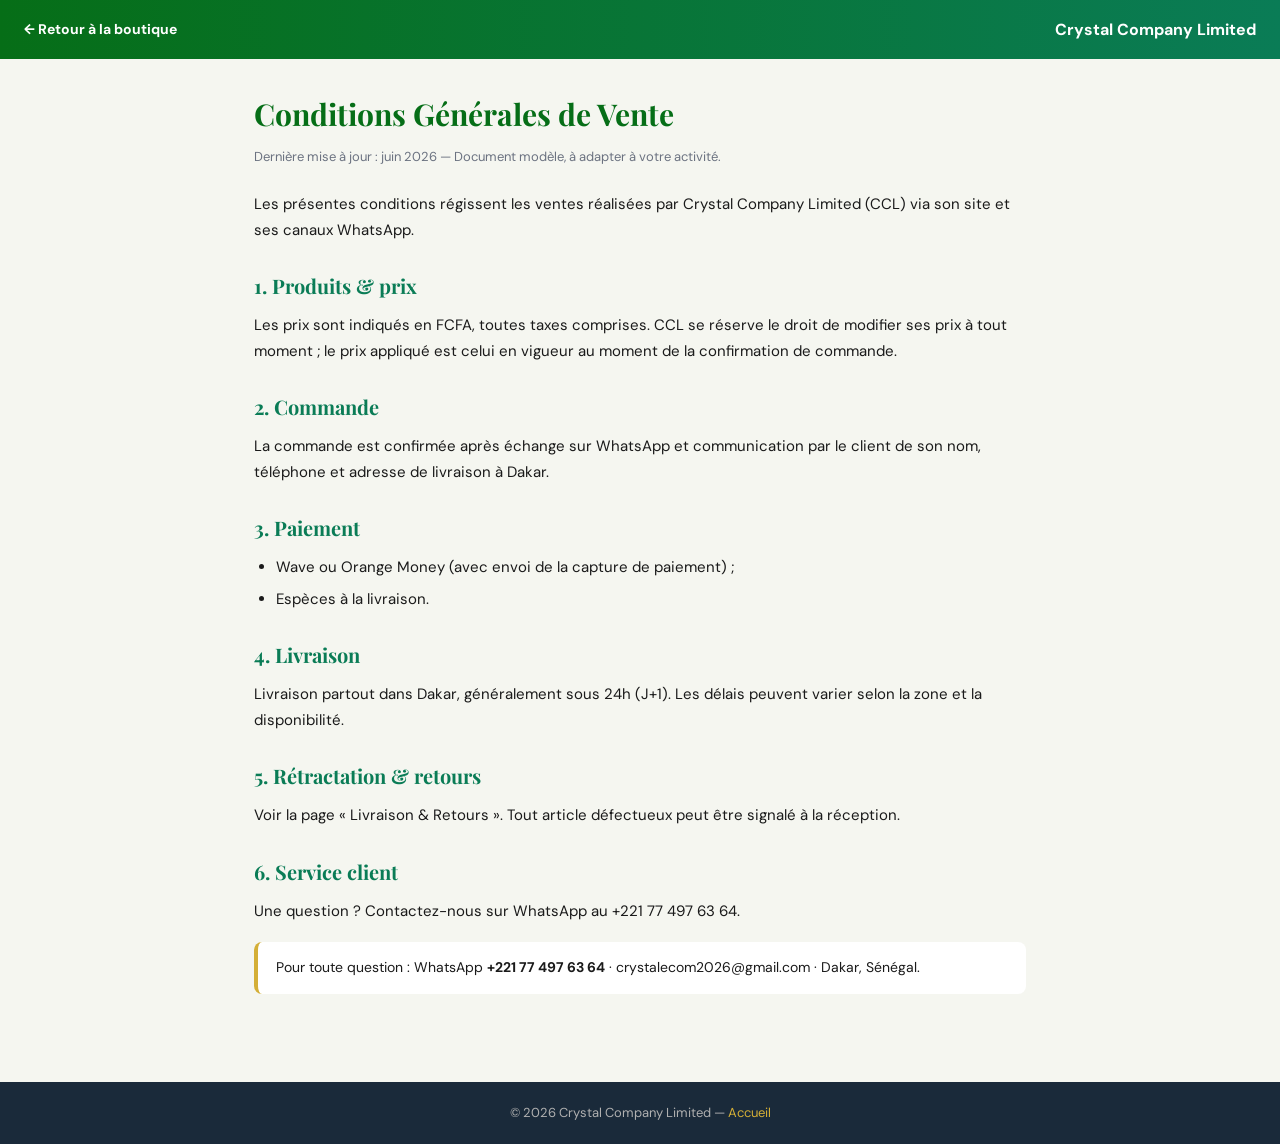
<file: cgv.html>
<!DOCTYPE html>
<html lang="fr">
<head>
<meta charset="UTF-8">
<meta name="viewport" content="width=device-width, initial-scale=1.0">
<title>Conditions Générales de Vente — Crystal Company Limited</title>
<meta name="description" content="Conditions Générales de Vente de Crystal Company Limited, boutique en ligne au Sénégal, livraison à Dakar.">
<link rel="icon" href="ccl-logo.jpg" type="image/jpeg">
<link href="https://fonts.googleapis.com/css2?family=Playfair+Display:wght@700;800&family=DM+Sans:wght@400;500;600;700&display=swap" rel="stylesheet">
<style>
  *{box-sizing:border-box;margin:0;padding:0}
  body{font-family:'DM Sans',sans-serif;color:#1a1a1a;background:#f5f6f0;line-height:1.7}
  .top{background:linear-gradient(90deg,#066e17,#0a7c56);color:#fff;padding:16px 24px;display:flex;align-items:center;gap:14px}
  .top a{color:#fff;text-decoration:none;font-weight:700;font-size:14px;display:inline-flex;align-items:center;gap:6px}
  .top img{height:34px;background:#fff;border-radius:6px;padding:3px 6px}
  .wrap{max-width:820px;margin:0 auto;padding:30px 24px 70px}
  h1{font-family:'Playfair Display',serif;font-size:30px;color:#066e17;margin-bottom:6px}
  .upd{color:#6b7280;font-size:13px;margin-bottom:24px}
  h2{font-family:'Playfair Display',serif;font-size:20px;margin:26px 0 10px;color:#0a7c56}
  p{margin-bottom:12px;font-size:15px}
  ul{margin:0 0 12px 22px}
  li{margin-bottom:6px;font-size:15px}
  .note{background:#fff;border-left:4px solid #D4AF37;padding:14px 18px;border-radius:8px;margin:18px 0;font-size:14px}
  footer{background:#1a2a3a;color:#b0b0b0;text-align:center;padding:20px;font-size:13px}
  footer a{color:#D4AF37;text-decoration:none}
</style>
</head>
<body>
<div class="top">
  <a href="index.html">&#8592; Retour à la boutique</a>
  <strong style="margin-left:auto">Crystal Company Limited</strong>
</div>
<div class="wrap">
<h1>Conditions Générales de Vente</h1>
<p class="upd">Dernière mise à jour : juin 2026 — Document modèle, à adapter à votre activité.</p>

<p>Les présentes conditions régissent les ventes réalisées par Crystal Company Limited (CCL) via son site et ses canaux WhatsApp.</p>
<h2>1. Produits & prix</h2>
<p>Les prix sont indiqués en FCFA, toutes taxes comprises. CCL se réserve le droit de modifier ses prix à tout moment ; le prix appliqué est celui en vigueur au moment de la confirmation de commande.</p>
<h2>2. Commande</h2>
<p>La commande est confirmée après échange sur WhatsApp et communication par le client de son nom, téléphone et adresse de livraison à Dakar.</p>
<h2>3. Paiement</h2>
<ul><li>Wave ou Orange Money (avec envoi de la capture de paiement) ;</li><li>Espèces à la livraison.</li></ul>
<h2>4. Livraison</h2>
<p>Livraison partout dans Dakar, généralement sous 24h (J+1). Les délais peuvent varier selon la zone et la disponibilité.</p>
<h2>5. Rétractation & retours</h2>
<p>Voir la page « Livraison & Retours ». Tout article défectueux peut être signalé à la réception.</p>
<h2>6. Service client</h2>
<p>Une question ? Contactez-nous sur WhatsApp au +221 77 497 63 64.</p>
<div class="note">Pour toute question : WhatsApp <strong>+221 77 497 63 64</strong> &middot; crystalecom2026@gmail.com &middot; Dakar, Sénégal.</div>
</div>
<footer>&copy; 2026 Crystal Company Limited — <a href="index.html">Accueil</a></footer>
</body>
</html>
</file>
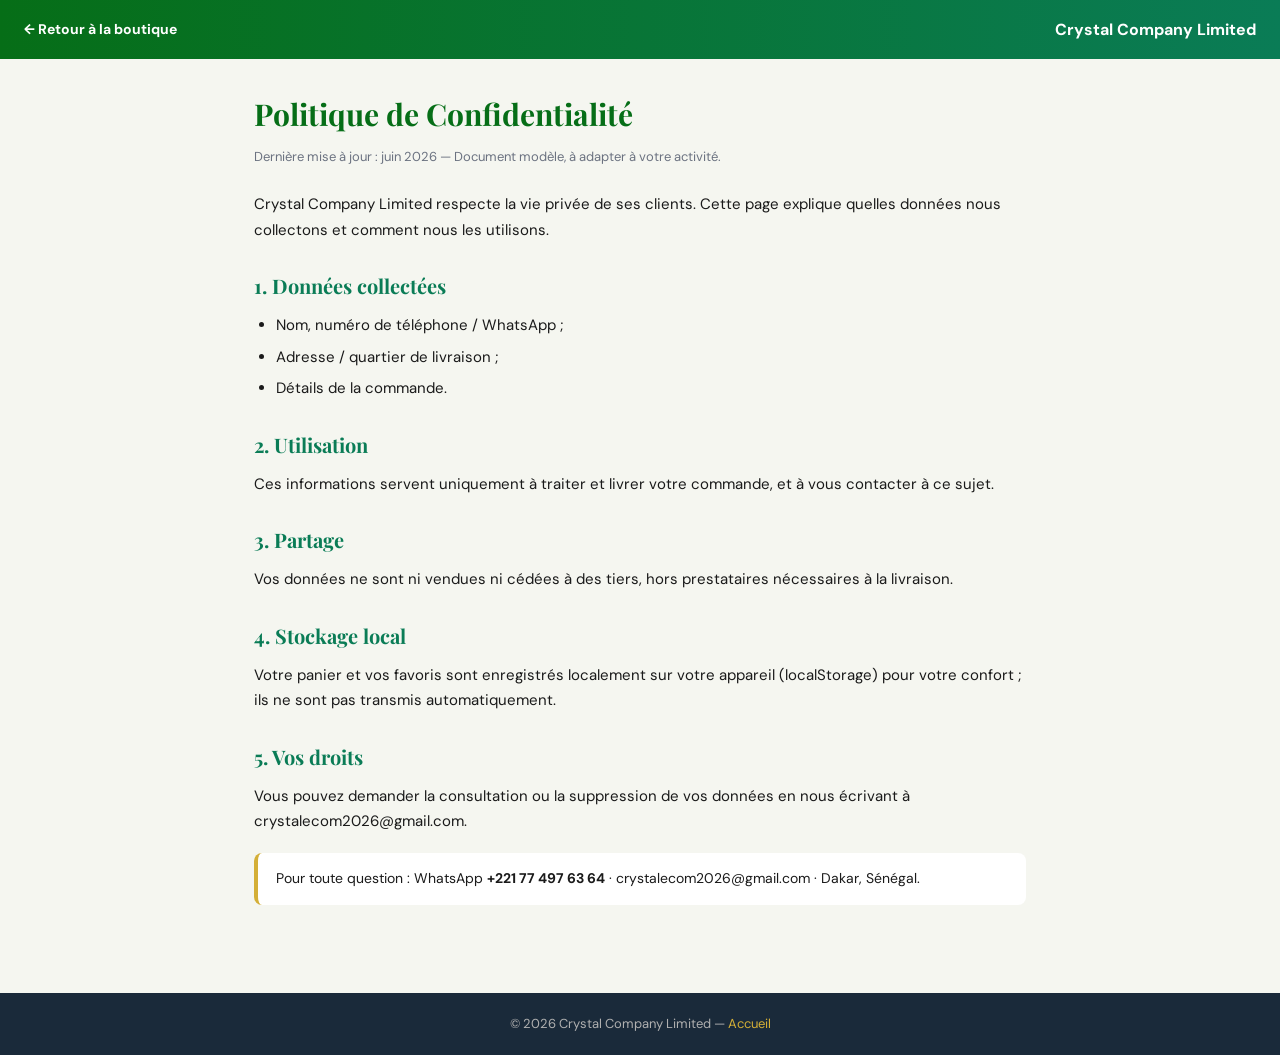
<file: confidentialite.html>
<!DOCTYPE html>
<html lang="fr">
<head>
<meta charset="UTF-8">
<meta name="viewport" content="width=device-width, initial-scale=1.0">
<title>Politique de Confidentialité — Crystal Company Limited</title>
<meta name="description" content="Politique de Confidentialité de Crystal Company Limited, boutique en ligne au Sénégal, livraison à Dakar.">
<link rel="icon" href="ccl-logo.jpg" type="image/jpeg">
<link href="https://fonts.googleapis.com/css2?family=Playfair+Display:wght@700;800&family=DM+Sans:wght@400;500;600;700&display=swap" rel="stylesheet">
<style>
  *{box-sizing:border-box;margin:0;padding:0}
  body{font-family:'DM Sans',sans-serif;color:#1a1a1a;background:#f5f6f0;line-height:1.7}
  .top{background:linear-gradient(90deg,#066e17,#0a7c56);color:#fff;padding:16px 24px;display:flex;align-items:center;gap:14px}
  .top a{color:#fff;text-decoration:none;font-weight:700;font-size:14px;display:inline-flex;align-items:center;gap:6px}
  .top img{height:34px;background:#fff;border-radius:6px;padding:3px 6px}
  .wrap{max-width:820px;margin:0 auto;padding:30px 24px 70px}
  h1{font-family:'Playfair Display',serif;font-size:30px;color:#066e17;margin-bottom:6px}
  .upd{color:#6b7280;font-size:13px;margin-bottom:24px}
  h2{font-family:'Playfair Display',serif;font-size:20px;margin:26px 0 10px;color:#0a7c56}
  p{margin-bottom:12px;font-size:15px}
  ul{margin:0 0 12px 22px}
  li{margin-bottom:6px;font-size:15px}
  .note{background:#fff;border-left:4px solid #D4AF37;padding:14px 18px;border-radius:8px;margin:18px 0;font-size:14px}
  footer{background:#1a2a3a;color:#b0b0b0;text-align:center;padding:20px;font-size:13px}
  footer a{color:#D4AF37;text-decoration:none}
</style>
</head>
<body>
<div class="top">
  <a href="index.html">&#8592; Retour à la boutique</a>
  <strong style="margin-left:auto">Crystal Company Limited</strong>
</div>
<div class="wrap">
<h1>Politique de Confidentialité</h1>
<p class="upd">Dernière mise à jour : juin 2026 — Document modèle, à adapter à votre activité.</p>

<p>Crystal Company Limited respecte la vie privée de ses clients. Cette page explique quelles données nous collectons et comment nous les utilisons.</p>
<h2>1. Données collectées</h2>
<ul><li>Nom, numéro de téléphone / WhatsApp ;</li><li>Adresse / quartier de livraison ;</li><li>Détails de la commande.</li></ul>
<h2>2. Utilisation</h2>
<p>Ces informations servent uniquement à traiter et livrer votre commande, et à vous contacter à ce sujet.</p>
<h2>3. Partage</h2>
<p>Vos données ne sont ni vendues ni cédées à des tiers, hors prestataires nécessaires à la livraison.</p>
<h2>4. Stockage local</h2>
<p>Votre panier et vos favoris sont enregistrés localement sur votre appareil (localStorage) pour votre confort ; ils ne sont pas transmis automatiquement.</p>
<h2>5. Vos droits</h2>
<p>Vous pouvez demander la consultation ou la suppression de vos données en nous écrivant à crystalecom2026@gmail.com.</p>
<div class="note">Pour toute question : WhatsApp <strong>+221 77 497 63 64</strong> &middot; crystalecom2026@gmail.com &middot; Dakar, Sénégal.</div>
</div>
<footer>&copy; 2026 Crystal Company Limited — <a href="index.html">Accueil</a></footer>
</body>
</html>
</file>
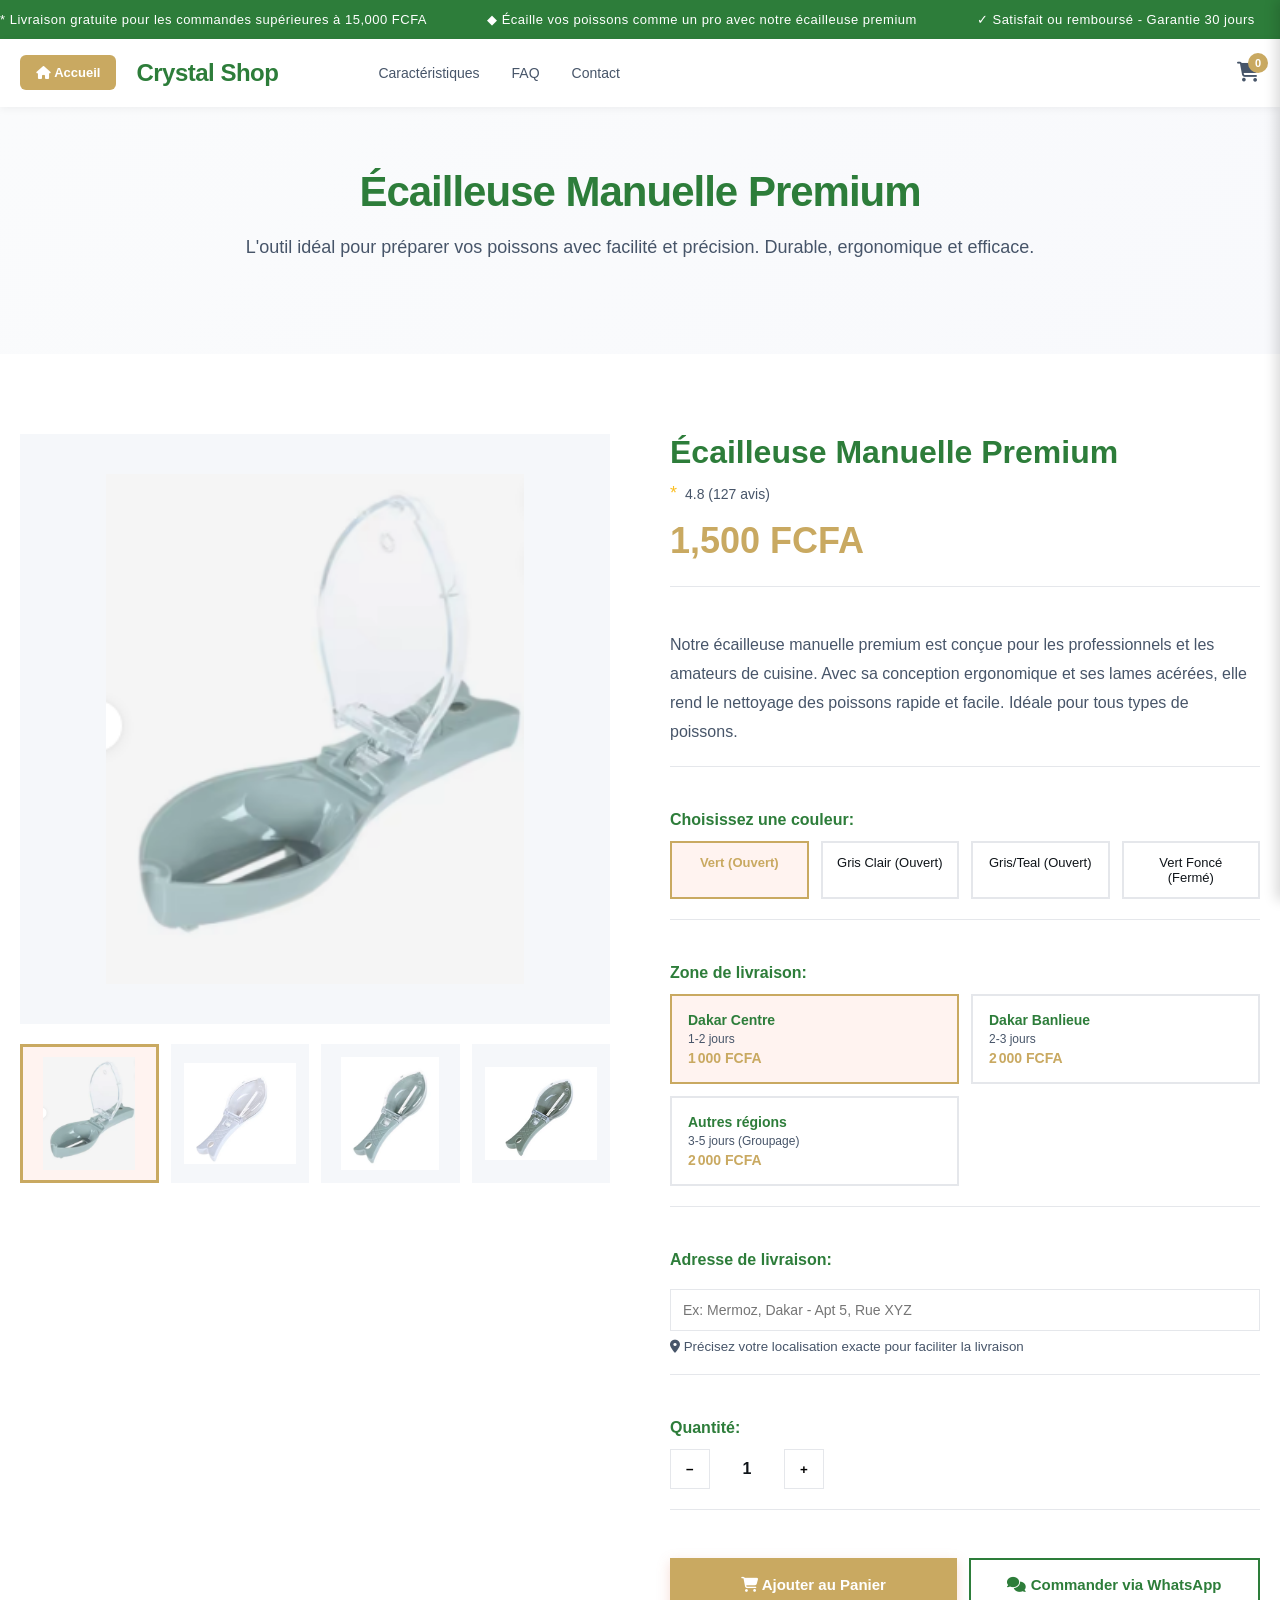
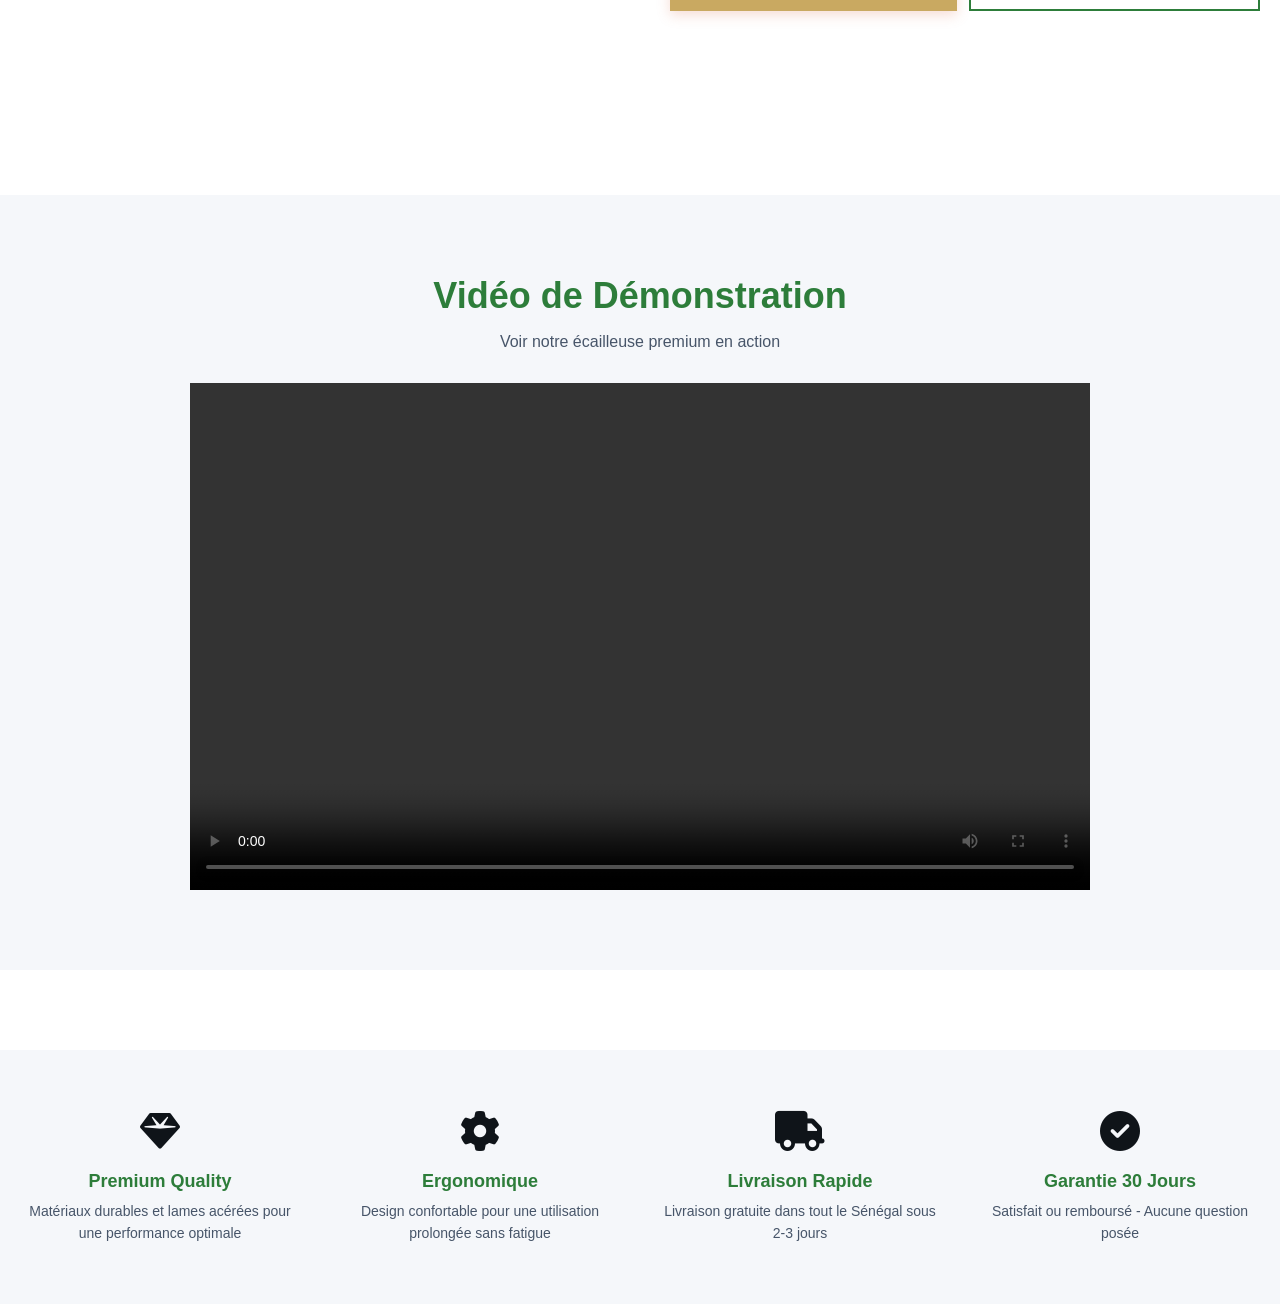
<file: ecailleuse.html>
<!DOCTYPE html>
<html lang="fr">
<head>
    <meta charset="UTF-8">
    <meta name="viewport" content="width=device-width, initial-scale=1.0">
    <title>Crystal Shop - Écailleuse Manuelle Premium</title>
    <!-- Font Awesome Icons -->
    <link rel="stylesheet" href="https://cdnjs.cloudflare.com/ajax/libs/font-awesome/6.4.0/css/all.min.css">
    <style>
        * {
            margin: 0;
            padding: 0;
            box-sizing: border-box;
        }

        :root {
            --primary-blue: #2d7d3a;
            --light-blue: #f0f8f3;
            --accent-orange: #c9a961;
            --dark-gray: #0f1419;
            --light-gray: #fafbfc;
            --border-gray: transparent;
            --text-gray: #475569;
            --success-green: #2d7d3a;
        }

        body {
            font-family: -apple-system, BlinkMacSystemFont, 'Segoe UI', Roboto, Oxygen, Ubuntu, Cantarell, sans-serif;
            color: var(--dark-gray);
            background: #ffffff;
            overflow-x: hidden;
            position: relative;
        }

        body::before {
            content: '';
            position: fixed;
            top: 0;
            left: 0;
            right: 0;
            bottom: 0;
            background: none;
            opacity: 0.03;
            pointer-events: none;
            z-index: 0;
        }

        /* Barre promotionnelle défilante */
        .promo-bar {
            background: var(--primary-blue);
            color: white;
            padding: 12px 0;
            overflow: hidden;
            font-size: 13px;
            letter-spacing: 0.5px;
        }

        .promo-content {
            display: flex;
            animation: scroll-marquee 20s linear infinite;
            white-space: nowrap;
        }

        @keyframes scroll-marquee {
            0% { transform: translateX(100%); }
            100% { transform: translateX(-100%); }
        }

        .promo-item {
            margin-right: 60px;
            font-weight: 500;
        }

        /* Header sticky */
        header {
            position: sticky;
            top: 0;
            background: white;
            border-bottom: 1px solid var(--border-gray);
            z-index: 101;
            box-shadow: 0 2px 8px rgba(0,0,0,0.05);
        }

        .header-content {
            max-width: 1400px;
            margin: 0 auto;
            padding: 16px 20px;
            display: flex;
            justify-content: space-between;
            align-items: center;
            gap: 20px;
        }

        .back-home-btn {
            background: var(--accent-orange);
            color: white;
            padding: 10px 16px;
            border-radius: 6px;
            text-decoration: none;
            font-size: 13px;
            font-weight: 600;
            border: none;
            cursor: pointer;
            transition: all 0.3s ease;
            white-space: nowrap;
        }

        .back-home-btn:hover {
            background: #ff5a22;
            transform: translateY(-2px);
            box-shadow: 0 4px 12px rgba(224, 120, 86, 0.25);
        }

        .logo {
            font-size: 24px;
            font-weight: 700;
            color: var(--primary-blue);
            text-decoration: none;
            letter-spacing: -0.5px;
        }

        nav {
            display: flex;
            gap: 32px;
            flex: 1;
            margin-left: 80px;
        }

        nav a {
            color: var(--text-gray);
            text-decoration: none;
            font-size: 14px;
            font-weight: 500;
            transition: color 0.2s;
        }

        nav a:hover {
            color: var(--accent-orange);
        }

        .header-icons {
            display: flex;
            gap: 24px;
            align-items: center;
        }

        .icon-btn {
            background: none;
            border: none;
            cursor: pointer;
            color: var(--text-gray);
            font-size: 20px;
            transition: color 0.2s;
            position: relative;
        }

        .icon-btn:hover {
            color: var(--accent-orange);
        }

        .cart-count {
            position: absolute;
            top: -8px;
            right: -8px;
            background: var(--accent-orange);
            color: white;
            border-radius: 50%;
            width: 20px;
            height: 20px;
            display: flex;
            align-items: center;
            justify-content: center;
            font-size: 11px;
            font-weight: 700;
        }

        /* Hero section */
        .hero {
            background: linear-gradient(135deg, var(--light-gray) 0%, #f8f9fc 100%);
            padding: 60px 20px;
            text-align: center;
            position: relative;
            z-index: 1;
        }

        .hero-content {
            max-width: 800px;
            margin: 0 auto;
        }

        .hero h1 {
            font-size: 42px;
            font-weight: 700;
            color: var(--primary-blue);
            margin-bottom: 16px;
            line-height: 1.2;
            letter-spacing: -1px;
        }

        .hero p {
            font-size: 18px;
            color: var(--text-gray);
            margin-bottom: 32px;
            line-height: 1.6;
        }

        /* Single Product Section */
        .product-section {
            max-width: 1400px;
            margin: 0 auto;
            padding: 80px 20px;
            position: relative;
            z-index: 1;
        }

        .product-layout {
            display: grid;
            grid-template-columns: 1fr 1fr;
            gap: 60px;
            align-items: start;
        }

        /* Image Gallery */
        .gallery-container {
            display: flex;
            flex-direction: column;
            gap: 20px;
        }

        .main-image-wrapper {
            background: #f5f7fa;
            border-radius: 0;
            overflow: hidden;
            aspect-ratio: 1;
            display: flex;
            align-items: center;
            justify-content: center;
            position: relative;
        }

        .main-image-wrapper img {
            width: 100%;
            height: 100%;
            object-fit: contain;
            padding: 40px;
            transition: transform 0.3s ease;
        }

        .main-image-wrapper img:hover {
            transform: scale(1.05);
        }

        .gallery-thumbnails {
            display: grid;
            grid-template-columns: repeat(4, 1fr);
            gap: 12px;
        }

        .thumbnail {
            background: #f5f7fa;
            border-radius: 0;
            cursor: pointer;
            border: 3px solid transparent;
            overflow: hidden;
            aspect-ratio: 1;
            display: flex;
            align-items: center;
            justify-content: center;
            transition: all 0.3s ease;
        }

        .thumbnail img {
            width: 100%;
            height: 100%;
            object-fit: contain;
            padding: 10px;
        }

        .thumbnail:hover {
            border-color: var(--accent-orange);
            background: #f0f2f5;
        }

        .thumbnail.active {
            border-color: var(--accent-orange);
            background: #fff3f0;
        }

        /* Product Info */
        .product-info {
            display: flex;
            flex-direction: column;
            gap: 24px;
        }

        .product-header {
            border-bottom: 1px solid #e5e7eb;
            padding-bottom: 24px;
        }

        .product-title {
            font-size: 32px;
            font-weight: 700;
            color: var(--primary-blue);
            margin-bottom: 12px;
        }

        .product-rating {
            display: flex;
            align-items: center;
            gap: 8px;
            color: var(--text-gray);
            font-size: 14px;
        }

        .product-rating span {
            color: #fbbf24;
            font-size: 18px;
        }

        .product-price {
            font-size: 36px;
            font-weight: 700;
            color: var(--accent-orange);
            margin-top: 16px;
        }

        .product-description {
            font-size: 16px;
            color: var(--text-gray);
            line-height: 1.8;
            padding: 20px 0;
            border-bottom: 1px solid #e5e7eb;
        }

        /* Color Selection */
        .color-section {
            padding: 20px 0;
            border-bottom: 1px solid #e5e7eb;
        }

        .section-label {
            font-weight: 600;
            color: var(--primary-blue);
            margin-bottom: 12px;
            display: block;
        }

        .color-options {
            display: grid;
            grid-template-columns: repeat(4, 1fr);
            gap: 12px;
        }

        .color-option {
            padding: 12px;
            border: 2px solid #e5e7eb;
            border-radius: 0;
            cursor: pointer;
            text-align: center;
            font-size: 13px;
            transition: all 0.3s ease;
            background: white;
        }

        .color-option:hover {
            border-color: var(--accent-orange);
            background: #f5f7fa;
        }

        .color-option.active {
            border-color: var(--accent-orange);
            background: #fff3f0;
            color: var(--accent-orange);
            font-weight: 600;
        }

        /* Shipping Zone */
        .shipping-section {
            padding: 20px 0;
            border-bottom: 1px solid #e5e7eb;
        }

        .zone-options {
            display: grid;
            grid-template-columns: 1fr 1fr;
            gap: 12px;
            margin-top: 12px;
        }

        .zone-option {
            padding: 16px;
            border: 2px solid #e5e7eb;
            border-radius: 0;
            cursor: pointer;
            transition: all 0.3s ease;
            background: white;
        }

        .zone-option:hover {
            border-color: var(--accent-orange);
            background: #f5f7fa;
        }

        .zone-option.active {
            border-color: var(--accent-orange);
            background: #fff3f0;
        }

        .zone-label {
            font-weight: 600;
            color: var(--primary-blue);
            font-size: 14px;
            margin-bottom: 4px;
        }

        .zone-time {
            font-size: 12px;
            color: var(--text-gray);
        }

        .zone-fee {
            font-weight: 600;
            color: var(--accent-orange);
            font-size: 14px;
            margin-top: 4px;
        }

        /* Address Section */
        .address-section {
            padding: 20px 0;
            border-bottom: 1px solid #e5e7eb;
        }

        .address-input {
            width: 100%;
            padding: 12px;
            border: 1px solid #e5e7eb;
            border-radius: 0;
            font-size: 14px;
            font-family: inherit;
            transition: all 0.3s ease;
            margin-top: 8px;
        }

        .address-input:focus {
            outline: none;
            border-color: var(--accent-orange);
            box-shadow: 0 0 0 3px rgba(224, 120, 86, 0.1);
        }

        /* Quantity */
        .quantity-section {
            padding: 20px 0;
            border-bottom: 1px solid #e5e7eb;
        }

        .quantity-input {
            display: flex;
            align-items: center;
            gap: 12px;
            margin-top: 12px;
        }

        .qty-btn {
            width: 40px;
            height: 40px;
            border: 1px solid #e5e7eb;
            background: white;
            border-radius: 0;
            cursor: pointer;
            font-weight: 600;
            transition: all 0.3s ease;
        }

        .qty-btn:hover {
            background: var(--light-blue);
            border-color: var(--accent-orange);
        }

        .qty-display {
            min-width: 50px;
            text-align: center;
            font-weight: 600;
        }

        /* Action Buttons */
        .product-actions {
            display: flex;
            gap: 12px;
            padding: 24px 0;
        }

        .btn-primary {
            flex: 1;
            padding: 16px;
            background: var(--accent-orange);
            color: white;
            border: none;
            border-radius: 0;
            font-weight: 600;
            font-size: 15px;
            cursor: pointer;
            transition: all 0.3s ease;
            box-shadow: 0 4px 12px rgba(224, 120, 86, 0.25);
        }

        .btn-primary:hover {
            background: #ff5a22;
            transform: translateY(-2px);
            box-shadow: 0 6px 16px rgba(224, 120, 86, 0.35);
        }

        .btn-secondary {
            flex: 1;
            padding: 16px;
            background: white;
            color: var(--primary-blue);
            border: 2px solid var(--primary-blue);
            border-radius: 0;
            font-weight: 600;
            font-size: 15px;
            cursor: pointer;
            transition: all 0.3s ease;
        }

        .btn-secondary:hover {
            background: var(--light-blue);
        }

        /* Features Section */
        .features-section {
            background: #f5f7fa;
            padding: 60px 20px;
            margin-top: 80px;
            position: relative;
            z-index: 1;
        }

        .features-container {
            max-width: 1400px;
            margin: 0 auto;
            display: grid;
            grid-template-columns: repeat(auto-fit, minmax(250px, 1fr));
            gap: 40px;
        }

        .feature-item {
            text-align: center;
        }

        .feature-icon {
            font-size: 40px;
            margin-bottom: 16px;
        }

        .feature-title {
            font-size: 18px;
            font-weight: 600;
            color: var(--primary-blue);
            margin-bottom: 8px;
        }

        .feature-text {
            color: var(--text-gray);
            font-size: 14px;
            line-height: 1.6;
        }

        /* Cart Drawer */
        .cart-drawer {
            position: fixed;
            right: -450px;
            top: 0;
            width: 450px;
            height: 100vh;
            background: white;
            box-shadow: -4px 0 12px rgba(0,0,0,0.15);
            z-index: 1000;
            display: flex;
            flex-direction: column;
            transition: right 0.3s ease;
            overflow-y: auto;
        }

        .cart-drawer.open {
            right: 0;
        }

        .cart-header {
            padding: 24px;
            border-bottom: 1px solid #e5e7eb;
            display: flex;
            justify-content: space-between;
            align-items: center;
            font-size: 20px;
            font-weight: 700;
        }

        .cart-close {
            background: none;
            border: none;
            font-size: 24px;
            cursor: pointer;
        }

        .cart-items {
            flex: 1;
            overflow-y: auto;
            padding: 24px;
        }

        .cart-empty {
            text-align: center;
            color: var(--text-gray);
            padding: 40px 20px;
        }

        .cart-item {
            display: flex;
            gap: 16px;
            margin-bottom: 20px;
            padding-bottom: 20px;
            border-bottom: 1px solid #e5e7eb;
        }

        .cart-item-image {
            width: 80px;
            height: 80px;
            background: #f5f7fa;
            border-radius: 0;
            overflow: hidden;
            flex-shrink: 0;
        }

        .cart-item-image img {
            width: 100%;
            height: 100%;
            object-fit: contain;
            padding: 8px;
        }

        .cart-item-details {
            flex: 1;
        }

        .cart-item-name {
            font-weight: 600;
            margin-bottom: 8px;
        }

        .cart-item-price {
            color: var(--accent-orange);
            font-weight: 600;
        }

        .cart-item-remove {
            background: none;
            border: none;
            color: #ef4444;
            cursor: pointer;
            font-size: 18px;
            padding: 0;
        }

        .cart-footer {
            padding: 24px;
            border-top: 1px solid #e5e7eb;
            display: flex;
            flex-direction: column;
            gap: 12px;
        }

        .cart-total {
            display: flex;
            justify-content: space-between;
            align-items: center;
            font-size: 18px;
            font-weight: 700;
            margin-bottom: 12px;
        }

        .btn-checkout {
            padding: 16px;
            background: var(--success-green);
            color: white;
            border: none;
            border-radius: 0;
            font-weight: 600;
            cursor: pointer;
            transition: all 0.3s ease;
            margin-bottom: 8px;
        }

        .btn-checkout:hover {
            background: #3d8b5e;
            transform: translateY(-2px);
        }

        .btn-wave {
            padding: 16px;
            background: #3560d9;
            color: white;
            border: none;
            border-radius: 0;
            font-weight: 600;
            cursor: pointer;
            transition: all 0.3s ease;
            margin-bottom: 8px;
        }

        .btn-wave:hover {
            background: #2546b0;
        }

        .btn-orange {
            padding: 16px;
            background: #ff9800;
            color: white;
            border: none;
            border-radius: 0;
            font-weight: 600;
            cursor: pointer;
            transition: all 0.3s ease;
        }

        .btn-orange:hover {
            background: #f57c00;
        }

        /* Product Modal */
        .product-modal {
            display: none;
            position: fixed;
            top: 0;
            left: 0;
            width: 100%;
            height: 100%;
            background: rgba(0,0,0,0.5);
            z-index: 999;
            align-items: center;
            justify-content: center;
        }

        .product-modal.open {
            display: flex;
        }

        .modal-content {
            background: white;
            border-radius: 0;
            max-width: 500px;
            padding: 40px;
            position: relative;
            max-height: 90vh;
            overflow-y: auto;
        }

        .modal-close {
            position: absolute;
            top: 20px;
            right: 20px;
            background: none;
            border: none;
            font-size: 28px;
            cursor: pointer;
        }

        /* Toast */
        .toast {
            position: fixed;
            bottom: 20px;
            right: 20px;
            background: var(--success-green);
            color: white;
            padding: 16px 24px;
            border-radius: 0;
            box-shadow: 0 4px 12px rgba(0,0,0,0.15);
            display: flex;
            align-items: center;
            gap: 12px;
            animation: slideInRight 0.3s ease;
            z-index: 2000;
        }

        @keyframes slideInRight {
            from {
                transform: translateX(400px);
                opacity: 0;
            }
            to {
                transform: translateX(0);
                opacity: 1;
            }
        }

        /* Dynamic Animations */
        @keyframes slideUp {
            from {
                transform: translateY(60px);
                opacity: 0;
            }
            to {
                transform: translateY(0);
                opacity: 1;
            }
        }

        @keyframes slideDown {
            from {
                transform: translateY(-60px);
                opacity: 0;
            }
            to {
                transform: translateY(0);
                opacity: 1;
            }
        }

        @keyframes fadeInScale {
            from {
                transform: scale(0.95);
                opacity: 0;
            }
            to {
                transform: scale(1);
                opacity: 1;
            }
        }

        .gallery-container {
            animation: slideUp 0.8s ease-out;
        }

        .product-info {
            animation: slideDown 0.8s ease-out;
        }

        .hero {
            animation: fadeInScale 0.8s ease-out;
        }

        .feature-item {
            animation: slideUp 0.8s ease-out;
            animation-fill-mode: both;
        }

        .feature-item:nth-child(1) { animation-delay: 0.1s; }
        .feature-item:nth-child(2) { animation-delay: 0.2s; }
        .feature-item:nth-child(3) { animation-delay: 0.3s; }
        .feature-item:nth-child(4) { animation-delay: 0.4s; }

        /* Video Demo Section */
        .video-section {
            max-width: 1400px;
            margin: 80px auto 0;
            padding: 80px 20px;
            background: #f5f7fa;
            position: relative;
            z-index: 1;
        }

        .video-container {
            max-width: 900px;
            margin: 0 auto;
        }

        .video-title {
            font-size: 36px;
            font-weight: 700;
            color: var(--primary-blue);
            margin-bottom: 16px;
            text-align: center;
        }

        .video-subtitle {
            font-size: 16px;
            color: var(--text-gray);
            margin-bottom: 32px;
            text-align: center;
        }

        .video-wrapper {
            position: relative;
            width: 100%;
            aspect-ratio: 16 / 9;
            background: #000;
            overflow: hidden;
            animation: slideUp 0.8s ease-out;
        }

        .video-wrapper video {
            width: 100%;
            height: 100%;
            object-fit: cover;
        }

        @keyframes slideInRight {
            from {
                transform: translateX(400px);
                opacity: 0;
            }
            to {
                transform: translateX(0);
                opacity: 1;
            }
        }

        /* Responsive */
        @media (max-width: 768px) {
            .product-layout {
                grid-template-columns: 1fr;
                gap: 40px;
            }

            .hero h1 {
                font-size: 28px;
            }

            .product-title {
                font-size: 24px;
            }

            .gallery-thumbnails {
                grid-template-columns: repeat(4, 1fr);
            }

            .color-options {
                grid-template-columns: repeat(2, 1fr);
            }

            .zone-options {
                grid-template-columns: 1fr;
            }

            .product-actions {
                flex-direction: column;
            }

            .faq-grid {
                grid-template-columns: 1fr;
            }

            .cart-drawer {
                width: 100%;
                right: -100%;
            }
        }
    </style>
</head>
<body>
    <!-- Barre Promotionnelle -->
    <div class="promo-bar">
        <div class="promo-content">
            <div class="promo-item">* Livraison gratuite pour les commandes supérieures à 15,000 FCFA</div>
            <div class="promo-item">◆ Écaille vos poissons comme un pro avec notre écailleuse premium</div>
            <div class="promo-item">✓ Satisfait ou remboursé - Garantie 30 jours</div>
        </div>
    </div>

    <!-- Header -->
    <header>
        <div class="header-content">
            <a href="index.html" class="back-home-btn"><i class="fas fa-home"></i> Accueil</a>
            <a href="#" class="logo">Crystal Shop</a>
            <nav>
                <a href="#features">Caractéristiques</a>
                <a href="#faq">FAQ</a>
                <a href="#contact">Contact</a>
            </nav>
            <div class="header-icons">
                <button class="icon-btn" onclick="openCart()"><i class="fas fa-shopping-cart"></i><span class="cart-count" id="cart-count">0</span></button>
            </div>
        </div>
    </header>

    <!-- Hero Section -->
    <div class="hero">
        <div class="hero-content">
            <h1>Écailleuse Manuelle Premium</h1>
            <p>L'outil idéal pour préparer vos poissons avec facilité et précision. Durable, ergonomique et efficace.</p>
        </div>
    </div>

    <!-- Single Product Section -->
    <div class="product-section">
        <div class="product-layout">
            <!-- Image Gallery -->
            <div class="gallery-container">
                <div class="main-image-wrapper">
                    <img id="main-image" src="[data-uri]" alt="Product">
                </div>
                <div class="gallery-thumbnails" id="thumbnails"></div>
            </div>

            <!-- Product Info -->
            <div class="product-info">
                <div class="product-header">
                    <h2 class="product-title">Écailleuse Manuelle Premium</h2>
                    <div class="product-rating">
                        <span>*</span> 4.8 (127 avis)
                    </div>
                    <div class="product-price">1,500 FCFA</div>
                </div>

                <div class="product-description">
                    Notre écailleuse manuelle premium est conçue pour les professionnels et les amateurs de cuisine. Avec sa conception ergonomique et ses lames acérées, elle rend le nettoyage des poissons rapide et facile. Idéale pour tous types de poissons.
                </div>

                <!-- Color Selection -->
                <div class="color-section">
                    <label class="section-label">Choisissez une couleur:</label>
                    <div class="color-options" id="color-options"></div>
                </div>

                <!-- Shipping Zone -->
                <div class="shipping-section">
                    <label class="section-label">Zone de livraison:</label>
                    <div class="zone-options" id="zone-options"></div>
                </div>

                <!-- Delivery Address -->
                <div class="address-section">
                    <label class="section-label">Adresse de livraison:</label>
                    <input type="text" id="delivery-address" class="address-input" placeholder="Ex: Mermoz, Dakar - Apt 5, Rue XYZ" required>
                    <small style="color: var(--text-gray); display: block; margin-top: 8px;"><i class="fas fa-map-marker-alt"></i> Précisez votre localisation exacte pour faciliter la livraison</small>
                </div>

                <!-- Quantity -->
                <div class="quantity-section">
                    <label class="section-label">Quantité:</label>
                    <div class="quantity-input">
                        <button class="qty-btn" onclick="decreaseQty()">−</button>
                        <div class="qty-display" id="qty-display">1</div>
                        <button class="qty-btn" onclick="increaseQty()">+</button>
                    </div>
                </div>

                <!-- Action Buttons -->
                <div class="product-actions">
                    <button class="btn-primary" onclick="addToCart()"><i class="fas fa-shopping-cart"></i> Ajouter au Panier</button>
                    <button class="btn-secondary" onclick="orderViaWhatsApp()"><i class="fas fa-comments"></i> Commander via WhatsApp</button>
                </div>
            </div>
        </div>
    </div>

    <!-- Video Demo Section -->
    <div class="video-section">
        <div class="video-container">
            <h2 class="video-title">Vidéo de Démonstration</h2>
            <p class="video-subtitle">Voir notre écailleuse premium en action</p>
            <div class="video-wrapper">
                <video controls style="width: 100%; height: 100%; object-fit: contain;">
                    <source src="p.mp4" type="video/mp4">
                    Votre navigateur ne supporte pas la lecture vidéo.
                </video>
            </div>
        </div>
    </div>

    <!-- Features Section -->
    <div class="features-section">
        <div class="features-container">
            <div class="feature-item">
                <div class="feature-icon"><i class="fas fa-gem"></i></div>
                <div class="feature-title">Premium Quality</div>
                <div class="feature-text">Matériaux durables et lames acérées pour une performance optimale</div>
            </div>
            <div class="feature-item">
                <div class="feature-icon"><i class="fas fa-cog"></i></div>
                <div class="feature-title">Ergonomique</div>
                <div class="feature-text">Design confortable pour une utilisation prolongée sans fatigue</div>
            </div>
            <div class="feature-item">
                <div class="feature-icon"><i class="fas fa-truck"></i></div>
                <div class="feature-title">Livraison Rapide</div>
                <div class="feature-text">Livraison gratuite dans tout le Sénégal sous 2-3 jours</div>
            </div>
            <div class="feature-item">
                <div class="feature-icon"><i class="fas fa-check-circle"></i></div>
                <div class="feature-title">Garantie 30 Jours</div>
                <div class="feature-text">Satisfait ou remboursé - Aucune question posée</div>
            </div>
        </div>
    </div>

    <!-- Cart Drawer -->
    <div class="cart-drawer" id="cart-drawer">
        <div class="cart-header">
            Panier
            <button class="cart-close" onclick="closeCart()">✕</button>
        </div>
        <div class="cart-items" id="cart-items">
            <div class="cart-empty">Votre panier est vide</div>
        </div>
        <div class="cart-footer">
            <div class="cart-total">
                Total: <span id="cart-total">0 FCFA</span>
            </div>
            <button class="btn-checkout" onclick="checkoutCart()"><i class="fas fa-comments"></i> Commander via WhatsApp</button>
            <button class="btn-wave" onclick="paymentViaWave()"><i class="fas fa-credit-card"></i> Payer avec Wave</button>
            <button class="btn-orange" onclick="paymentViaOrangeMoney()"><i class="fas fa-phone"></i> Payer avec Orange Money</button>
        </div>
    </div>

    <!-- Product Modal -->
    <div class="product-modal" id="product-modal">
        <div class="modal-content">
            <button class="modal-close" onclick="closeModal()">✕</button>
            <div id="modal-body"></div>
        </div>
    </div>

    <script>
        // Product Data
        const product = {
            id: 1,
            name: "Écailleuse Manuelle Premium",
            price: 1500,
            rating: 4.8,
            reviews: 127,
            description: "Notre écailleuse manuelle premium est conçue pour les professionnels et les amateurs de cuisine.",
            images: [
                { color: "Vert (Ouvert)", url: "produitsouvertbleu.png" },
                { color: "Gris Clair (Ouvert)", url: "screenshot-gris-clair.png" },
                { color: "Gris/Teal (Ouvert)", url: "productbleufermer.png" },
                { color: "Vert Foncé (Fermé)", url: "productvertfemer.png" }
            ]
        };

        // Image paths - Fichiers locaux
        const imageUrls = [
            "produitsouvertbleu.png",
            "screenshot-gris-clair.png",
            "productbleufermer.png",
            "productvertfemer.png"
        ];

        const colorNames = ["Vert (Ouvert)", "Gris Clair (Ouvert)", "Gris/Teal (Ouvert)", "Vert Foncé (Fermé)"];

        // Shipping Zones
        const zones = {
            "Dakar Centre": { fee: 1000, time: "1-2 jours" },
            "Dakar Banlieue": { fee: 2000, time: "2-3 jours" },
            "Autres régions": { fee: 2000, time: "3-5 jours (Groupage)" }
        };

        // Cart and State
        let cartItems = [];
        let currentQuantity = 1;
        let selectedColor = "Vert (Ouvert)";
        let currentZone = "Dakar Centre";

        // Initialize
        document.addEventListener("DOMContentLoaded", () => {
            initializeGallery();
            initializeColorOptions();
            initializeZoneOptions();
            updateCartUI();
        });

        // Gallery Functions
        function initializeGallery() {
            const thumbnails = document.getElementById("thumbnails");
            thumbnails.innerHTML = colorNames.map((color, idx) => `
                <div class="thumbnail ${idx === 0 ? 'active' : ''}" onclick="selectImage(${idx})">
                    <img src="${imageUrls[idx]}" alt="${color}">
                </div>
            `).join("");
            selectImage(0);
        }

        function selectImage(idx) {
            document.querySelectorAll(".thumbnail").forEach((t, i) => {
                t.classList.toggle("active", i === idx);
            });
            document.getElementById("main-image").src = imageUrls[idx];
            selectedColor = colorNames[idx];
        }

        // Color Options
        function initializeColorOptions() {
            const colorOptions = document.getElementById("color-options");
            colorOptions.innerHTML = colorNames.map((color, idx) => `
                <div class="color-option ${idx === 0 ? 'active' : ''}" onclick="selectColor(${idx})">${color}</div>
            `).join("");
        }

        function selectColor(idx) {
            document.querySelectorAll(".color-option").forEach((opt, i) => {
                opt.classList.toggle("active", i === idx);
            });
            selectImage(idx);
        }

        // Shipping Zones
        function initializeZoneOptions() {
            const zoneOptions = document.getElementById("zone-options");
            zoneOptions.innerHTML = Object.entries(zones).map(([zone, info], idx) => `
                <div class="zone-option ${idx === 0 ? 'active' : ''}" onclick="selectZone('${zone}')">
                    <div class="zone-label">${zone}</div>
                    <div class="zone-time">${info.time}</div>
                    <div class="zone-fee">${info.fee.toLocaleString('fr-SN')} FCFA</div>
                </div>
            `).join("");
        }

        function selectZone(zone) {
            currentZone = zone;
            document.querySelectorAll(".zone-option").forEach(opt => {
                opt.classList.toggle("active", opt.innerText.includes(zone));
            });
        }

        // Quantity
        function increaseQty() {
            currentQuantity++;
            document.getElementById("qty-display").textContent = currentQuantity;
        }

        function decreaseQty() {
            if (currentQuantity > 1) {
                currentQuantity--;
                document.getElementById("qty-display").textContent = currentQuantity;
            }
        }

        // Cart Functions
        function addToCart() {
            const address = document.getElementById("delivery-address").value.trim();
            if (!address) {
                showToast("Veuillez entrer votre adresse de livraison");
                return;
            }

            const item = {
                name: product.name,
                price: product.price,
                color: selectedColor,
                quantity: currentQuantity,
                zone: currentZone,
                address: address,
                image: imageUrls[colorNames.indexOf(selectedColor)]
            };
            cartItems.push(item);
            updateCartUI();
            showToast(`${product.name} ajouté au panier!`);
            currentQuantity = 1;
            document.getElementById("qty-display").textContent = 1;
        }

        function updateCartUI() {
            const cartItemsDiv = document.getElementById("cart-items");
            const cartCount = document.getElementById("cart-count");

            if (cartItems.length === 0) {
                cartItemsDiv.innerHTML = '<div class="cart-empty">Votre panier est vide</div>';
                cartCount.textContent = "0";
                return;
            }

            cartItemsDiv.innerHTML = cartItems.map((item, idx) => `
                <div class="cart-item">
                    <div class="cart-item-image">
                        <img src="${item.image}" alt="${item.name}">
                    </div>
                    <div class="cart-item-details">
                        <div class="cart-item-name">${item.name}</div>
                        <div style="font-size: 12px; color: var(--text-gray);">${item.color} × ${item.quantity}</div>
                        <div style="font-size: 11px; color: #666; margin-top: 4px;"><i class="fas fa-map-marker-alt"></i> ${item.address}</div>
                        <div class="cart-item-price">${(item.price * item.quantity).toLocaleString('fr-SN')} FCFA</div>
                    </div>
                    <button class="cart-item-remove" onclick="removeFromCart(${idx})">✕</button>
                </div>
            `).join("");

            cartCount.textContent = cartItems.length;
            updateCartTotal();
        }

        function removeFromCart(idx) {
            cartItems.splice(idx, 1);
            updateCartUI();
        }

        function updateCartTotal() {
            let total = 0;
            cartItems.forEach(item => {
                total += (item.price * item.quantity) + zones[item.zone].fee;
            });
            document.getElementById("cart-total").textContent = total.toLocaleString('fr-SN') + " FCFA";
        }

        // Cart Drawer
        function openCart() {
            document.getElementById("cart-drawer").classList.add("open");
        }

        function closeCart() {
            document.getElementById("cart-drawer").classList.remove("open");
        }

        // WhatsApp Order
        function orderViaWhatsApp() {
            const address = document.getElementById("delivery-address").value.trim();
            if (!address) {
                showToast("Veuillez entrer votre adresse de livraison");
                return;
            }

            const items = `${product.name} (${selectedColor}) × ${currentQuantity}`;
            const total = (product.price * currentQuantity) + zones[currentZone].fee;
            const message = `Je souhaite commander: ${items}.\n\nZone: ${currentZone}\nAdresse: ${address}\nTotal: ${total.toLocaleString('fr-SN')} FCFA`;
            window.open(`https://wa.me/221774976364?text=${encodeURIComponent(message)}`);
        }

        function checkoutCart() {
            if (cartItems.length === 0) return;

            const items = cartItems.map(item => 
                `${item.name} (${item.color}) × ${item.quantity}`
            ).join("\n");

            const firstAddress = cartItems[0].address;
            const message = `Bonjour, je souhaite commander:\n${items}\n\nZone de livraison: ${cartItems[0].zone}\nAdresse: ${firstAddress}`;
            window.open(`https://wa.me/221774976364?text=${encodeURIComponent(message)}`);
        }

        // Payment Functions
        function paymentViaWave() {
            const address = document.getElementById("delivery-address").value.trim();
            if (!address) {
                showToast("Veuillez entrer votre adresse de livraison");
                return;
            }

            if (cartItems.length === 0) return;

            // Demander le numéro de téléphone utilisé pour Wave
            const phoneNumber = prompt("Entrez le numéro de téléphone utilisé pour le paiement Wave (ex: 77XXXXXXXX):");
            if (!phoneNumber || phoneNumber.trim() === "") {
                showToast("Numéro de téléphone requis");
                return;
            }

            let total = 0;
            const items = cartItems.map(item => {
                const itemTotal = (item.price * item.quantity) + zones[item.zone].fee;
                total += itemTotal;
                return `${item.name} (${item.color}) × ${item.quantity}`;
            }).join("\n");

            // Real Wave Payment Link for Crystal Company
            const wavePaymentUrl = `https://pay.wave.com/m/M_sn_30oc-Y5fg1Sp/c/sn/`;
            window.open(wavePaymentUrl, '_blank');
            
            // Send order details with phone number via WhatsApp
            const message = `=== PAIEMENT WAVE ===\n\nBonjour! Je souhaite confirmer mon paiement Wave:\n\nCommande:\n${items}\n\nTotal: ${total.toLocaleString('fr-SN')} FCFA\nZone: ${cartItems[0].zone}\nAdresse: ${address}\nNumero utilise: ${phoneNumber}\n\nMerci de valider mon paiement\nCapture d'ecran jointe ci-dessous`;
            window.open(`https://wa.me/221774976364?text=${encodeURIComponent(message)}`);
            
            showToast("Envoyez votre capture d'ecran Wave via WhatsApp!");
        }

        function paymentViaOrangeMoney() {
            const address = document.getElementById("delivery-address").value.trim();
            if (!address) {
                showToast("Veuillez entrer votre adresse de livraison");
                return;
            }

            if (cartItems.length === 0) return;

            // Demander le numéro de téléphone utilisé pour Orange Money
            const phoneNumber = prompt("Entrez le numéro de téléphone utilisé pour le paiement Orange Money (ex: 77XXXXXXXX):");
            if (!phoneNumber || phoneNumber.trim() === "") {
                showToast("Numéro de téléphone requis");
                return;
            }

            let total = 0;
            const items = cartItems.map(item => {
                const itemTotal = (item.price * item.quantity) + zones[item.zone].fee;
                total += itemTotal;
                return `${item.name} (${item.color}) × ${item.quantity}`;
            }).join("\n");
            
            // Send order details with phone number via WhatsApp
            const message = `=== PAIEMENT ORANGE MONEY ===\n\nBonjour! Je souhaite confirmer mon paiement Orange Money:\n\nCommande:\n${items}\n\nTotal: ${total.toLocaleString('fr-SN')} FCFA\nZone: ${cartItems[0].zone}\nAdresse: ${address}\nNumero utilise: ${phoneNumber}\n\nMerci de valider mon paiement\nCapture d'ecran jointe ci-dessous`;
            window.open(`https://wa.me/221774976364?text=${encodeURIComponent(message)}`);
            
            showToast("Envoyez votre capture d'ecran Orange Money via WhatsApp!");
        }

        
        // Toast
        function showToast(message) {
            const toast = document.createElement("div");
            toast.className = "toast";
            toast.innerHTML = `<span>✓</span> ${message}`;
            document.body.appendChild(toast);

            setTimeout(() => {
                toast.style.animation = "slideInRight 0.3s ease reverse";
                setTimeout(() => toast.remove(), 300);
            }, 3000);
        }
    </script>
</body>
</html>
</file>
